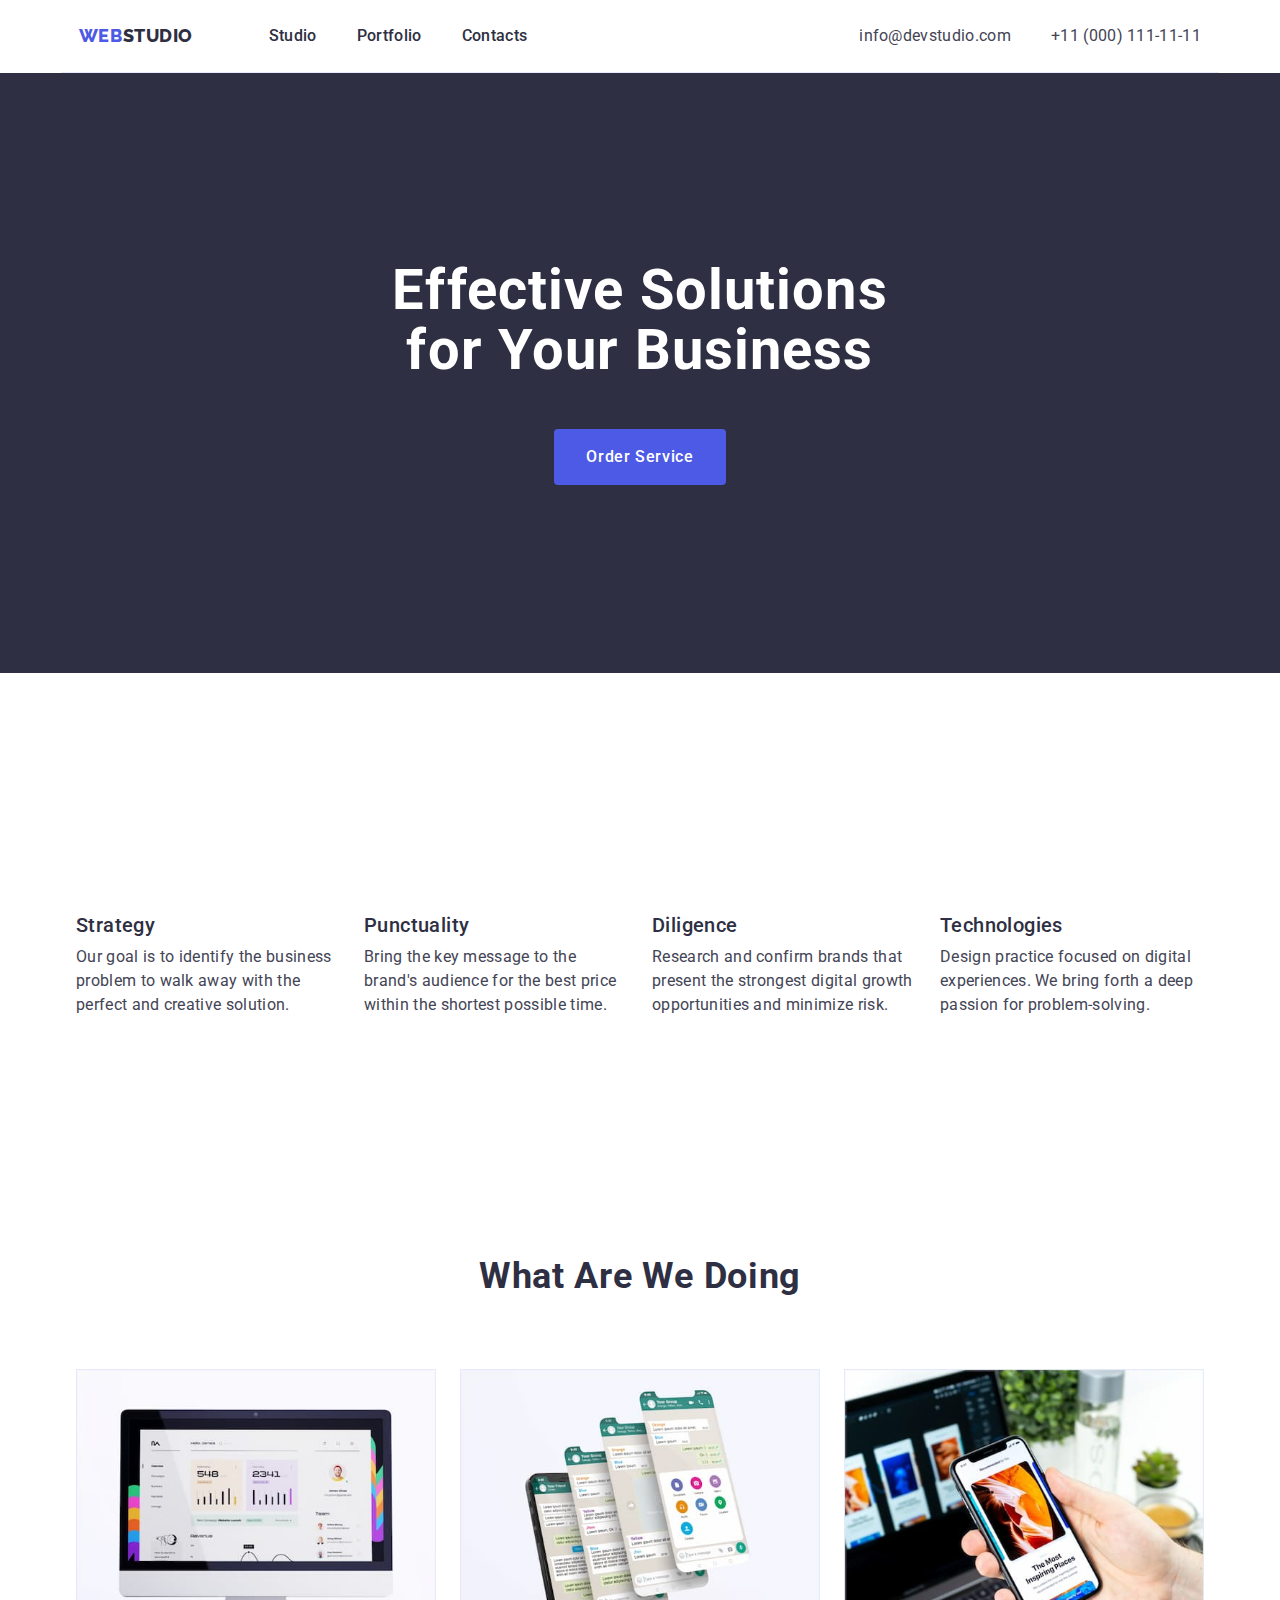
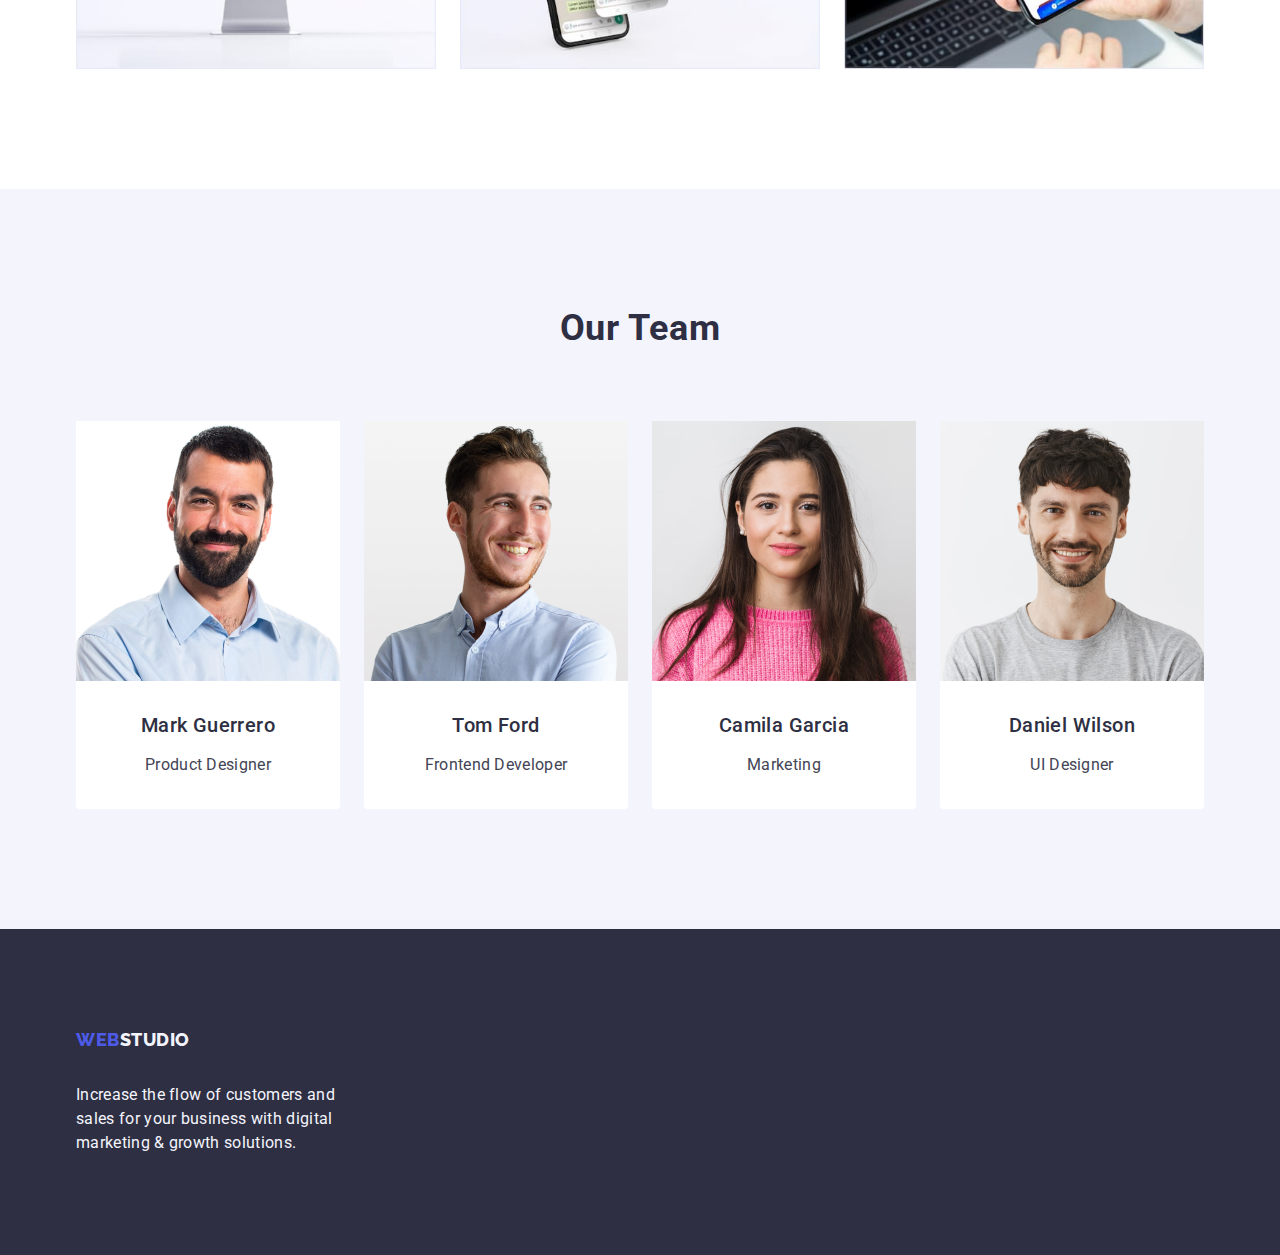
<file: index.html>
<!DOCTYPE html>
<html lang="en">
  <head>
    <meta charset="utf-8" />
    <meta
      name="description"
      content="Effective Solutions
for Your Business"
    />
    <link rel="preconnect" href="https://fonts.googleapis.com" />
    <link rel="preconnect" href="https://fonts.gstatic.com" crossorigin />
    <link
      href="https://fonts.googleapis.com/css2?family=Montserrat:wght@400;700&family=Raleway:wght@800&family=Roboto:wght@400;500;700;900&display=swap"
      rel="stylesheet"
    />
    <title>Solutions for Your Business</title>
    <link
      rel="stylesheet"
      href="https://cdnjs.cloudflare.com/ajax/libs/modern-normalize/2.0.0/modern-normalize.min.css"
    />
    <link rel="stylesheet" href="./css/styles.css" />
  </head>

  <body>
    <header class="header-main-page">
      <div class="container container-header">
        <nav class="navigation">
          <a
            href="./index.html"
            class="link-logo-header link"
            aria-label="Logotype and link to main page"
            >Web<span class="accent-studio-header">Studio</span></a
          >
          <ul class="list list-navigation">
            <li>
              <a
                href="./index.html"
                class="link-navigation link"
                aria-label="Link to main page"
                >Studio</a
              >
            </li>
            <li>
              <a
                href="./portfolio.html"
                class="link-navigation link"
                aria-label="Link to portfolio"
                >Portfolio</a
              >
            </li>
            <li>
              <a
                href=""
                class="link-navigation link"
                aria-label="Link to contacts"
                >Contacts</a
              >
            </li>
          </ul>
        </nav>
        <address class="contact-information">
          <ul class="list list-contacts">
            <li>
              <a
                href="mailto:info@devstudio.com"
                class="mail-link link-contacts link"
                aria-label="Our mail and link"
                >info@devstudio.com</a
              >
            </li>
            <li>
              <a
                href="tel:+110001111111"
                class="link-contacts link"
                aria-label="Our phone number and link"
                >+11 (000) 111-11-11</a
              >
            </li>
          </ul>
        </address>
      </div>
    </header>

    <main>
      <section class="main-header-section">
        <div class="container container-hero">
          <h1 class="main-header-text">
            Effective Solutions for Your Business
          </h1>
          <button type="button" class="order-service-button">
            Order Service
          </button>
        </div>
      </section>

      <section class="advantages">
        <div class="container container-advantages">
          <h2 class="visually-hidden">Advantages</h2>
          <ul class="list list-advantages">
            <li class="advantage-item">
              <h3 class="advantage-header">Strategy</h3>
              <p class="advantage-descr">
                Our goal is to identify the business problem to walk away with
                the perfect and creative solution.
              </p>
            </li>
            <li class="advantage-item">
              <h3 class="advantage-header">Punctuality</h3>
              <p class="advantage-descr">
                Bring the key message to the brand's audience for the best price
                within the shortest possible time.
              </p>
            </li>
            <li class="advantage-item">
              <h3 class="advantage-header">Diligence</h3>
              <p class="advantage-descr">
                Research and confirm brands that present the strongest digital
                growth opportunities and minimize risk.
              </p>
            </li>
            <li class="advantage-item">
              <h3 class="advantage-header">Technologies</h3>
              <p class="advantage-descr">
                Design practice focused on digital experiences. We bring forth a
                deep passion for problem-solving.
              </p>
            </li>
          </ul>
        </div>
      </section>

      <section class="competences">
        <div class="container">
          <h2 class="competences-header-text">What are we doing</h2>
          <ul class="list list-competences">
            <li class="competence-item">
              <img
                class="image"
                src="./images/1.jpg"
                alt="Computer shows profile statistics"
                width="360"
                height="300"
              />
            </li>
            <li class="competence-item">
              <img
                class="image"
                src="./images/2.jpg"
                alt="Smartphone shows a few chats"
                width="360"
                height="300"
              />
            </li>
            <li class="competence-item">
              <img
                class="image"
                src="./images/3.jpg"
                alt="Smartphone is synchronized with computer"
                width="360"
                height="300"
              />
            </li>
          </ul>
        </div>
      </section>

      <section class="team-members">
        <div class="container container-members">
          <h2 class="team-members-header">Our Team</h2>
          <ul class="list list-members">
            <li class="member-item">
              <img
                class="image"
                src="./images/Mark.jpg"
                alt="Photo of Product Designer"
                width="264"
                height="260"
              />
              <div class="member-info">
                <h3 class="member">Mark Guerrero</h3>
                <p class="member-position">Product Designer</p>
              </div>
            </li>
            <li class="member-item">
              <img
                class="image"
                src="./images/Tom.jpg"
                alt="Photo of Frontend Developer"
                width="264"
                height="260"
              />
              <div class="member-info">
                <h3 class="member">Tom Ford</h3>
                <p class="member-position">Frontend Developer</p>
              </div>
            </li>
            <li class="member-item">
              <img
                class="image"
                src="./images/Camila.jpg"
                alt="Photo of Marketer"
                width="264"
                height="260"
              />
              <div class="member-info">
                <h3 class="member">Camila Garcia</h3>
                <p class="member-position">Marketing</p>
              </div>
            </li>
            <li class="member-item">
              <img
                class="image"
                src="./images/Daniel.jpg"
                alt="Photo of UI Designer"
                width="264"
                height="260"
              />
              <div class="member-info">
                <h3 class="member">Daniel Wilson</h3>
                <p class="member-position">UI Designer</p>
              </div>
            </li>
          </ul>
        </div>
      </section>
    </main>

    <footer class="footer">
      <div class="container container-footer">
        <a
          href="./index.html"
          class="link-logo-footer link"
          aria-label="Logotype and link to main page"
          >Web<span class="accent-studio-footer">Studio</span></a
        >
        <p class="credo">
          Increase the flow of customers and sales for your business with
          digital marketing & growth solutions.
        </p>
      </div>
    </footer>
  </body>
</html>
</file>
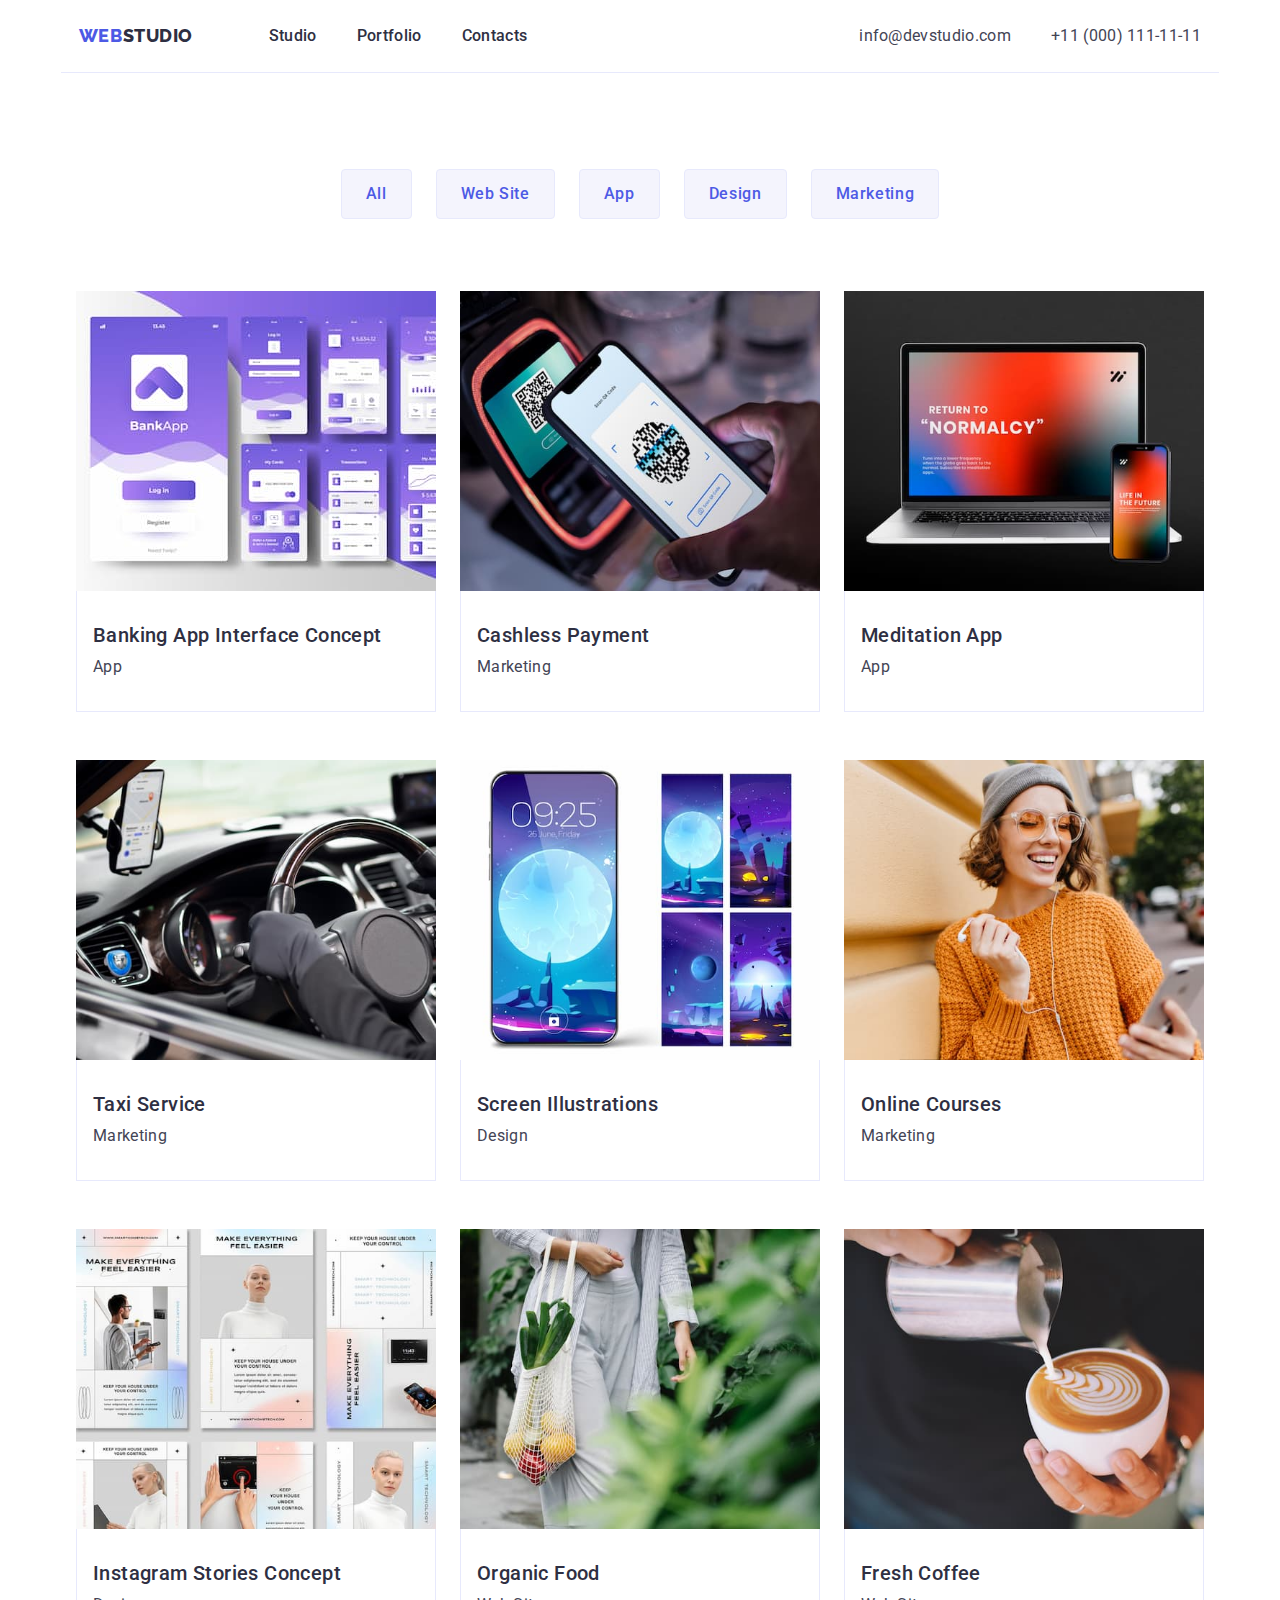
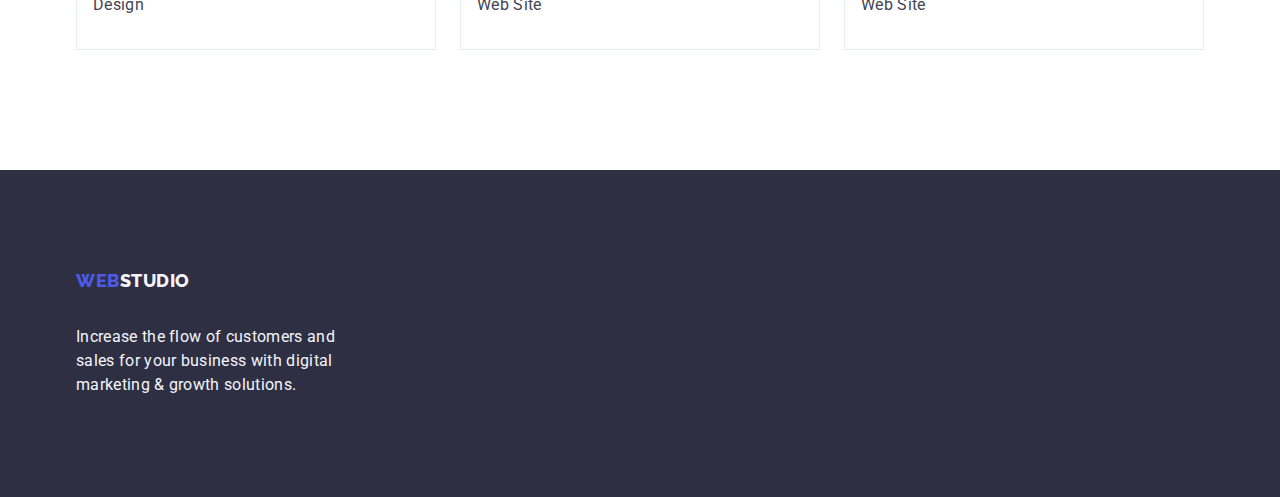
<file: portfolio.html>
<!DOCTYPE html>
<html lang="en">
  <head>
    <meta charset="utf-8" />
    <meta
      name="description"
      content="Effective Solutions
for Your Business"
    />
    <link rel="preconnect" href="https://fonts.googleapis.com" />
    <link rel="preconnect" href="https://fonts.gstatic.com" crossorigin />
    <link
      href="https://fonts.googleapis.com/css2?family=Montserrat:wght@400;700&family=Raleway:wght@800&family=Roboto:wght@400;500;700;900&display=swap"
      rel="stylesheet"
    />
    <title>Portfolio of the company</title>
    <link
      rel="stylesheet"
      href="https://cdnjs.cloudflare.com/ajax/libs/modern-normalize/2.0.0/modern-normalize.min.css"
    />
    <link rel="stylesheet" href="./css/styles.css" />
  </head>

  <body>
    <header class="header-main-page">
      <div class="container container-header">
        <nav class="navigation">
          <a
            href="./index.html"
            class="link-logo-header link"
            aria-label="Logotype and link to main page"
            >Web<span class="accent-studio-header">Studio</span></a
          >
          <ul class="list list-navigation">
            <li>
              <a
                href="./index.html"
                class="link-navigation link"
                aria-label="Link to main page"
                >Studio</a
              >
            </li>
            <li>
              <a
                href="./portfolio.html"
                class="link-navigation link"
                aria-label="Link to portfolio"
                >Portfolio</a
              >
            </li>
            <li>
              <a
                href=""
                class="link-navigation link"
                aria-label="Link to contacts"
                >Contacts</a
              >
            </li>
          </ul>
        </nav>
        <address class="contact-information">
          <ul class="list list-contacts">
            <li>
              <a
                href="mailto:info@devstudio.com"
                class="mail-link link-contacts link"
                aria-label="Our mail and link"
                >info@devstudio.com</a
              >
            </li>
            <li>
              <a
                href="tel:+110001111111"
                class="link-contacts link"
                aria-label="Our phone number and link"
                >+11 (000) 111-11-11</a
              >
            </li>
          </ul>
        </address>
      </div>
    </header>

    <main class="main-of-portfolio">
      <section class="portfolio-section">
        <div class="container">
          <h1 class="visually-hidden">Portfolio Cases</h1>
          <ul class="portfolio-buttons-list list">
            <li>
              <button type="button" class="portfolio-button">All</button>
            </li>
            <li class="portfolio-button-website">
              <button type="button" class="portfolio-button">Web Site</button>
            </li>
            <li>
              <button type="button" class="portfolio-button">App</button>
            </li>
            <li>
              <button type="button" class="portfolio-button">Design</button>
            </li>
            <li>
              <button type="button" class="portfolio-button">Marketing</button>
            </li>
          </ul>

          <ul class="list list-cases">
            <li class="case-item">
              <a href="" class="link" aria-label="Link to banking app case"
                ><img
                  class="image"
                  src="./images/banking.jpg"
                  alt="App for bank"
                  width="360"
                  height="300"
                />
                <div class="case-text">
                  <h2 class="portfolio-case">Banking App Interface Concept</h2>
                  <p class="portfolio-case-descr">App</p>
                </div></a
              >
            </li>
            <li class="case-item">
              <a href="" class="link" aria-label="Link to cashless payment case"
                ><img
                  class="image"
                  src="./images/iphone-scan.jpg"
                  alt="Pay via phone"
                  width="360"
                  height="300"
                />
                <div class="case-text">
                  <h2 class="portfolio-case">Cashless Payment</h2>
                  <p class="portfolio-case-descr">Marketing</p>
                </div></a
              >
            </li>
            <li class="case-item">
              <a href="" class="link" aria-label="Link to meditation app case"
                ><img
                  class="image"
                  src="./images/laptop.jpg"
                  alt="App for meditation"
                  width="360"
                  height="300"
                />
                <div class="case-text">
                  <h2 class="portfolio-case">Meditation App</h2>
                  <p class="portfolio-case-descr">App</p>
                </div></a
              >
            </li>
            <li class="case-item">
              <a href="" class="link" aria-label="Link to taxi service case"
                ><img
                  class="image"
                  src="./images/taxi-drive.jpg"
                  alt="Taxi car"
                  width="360"
                  height="300"
                />
                <div class="case-text">
                  <h2 class="portfolio-case">Taxi Service</h2>
                  <p class="portfolio-case-descr">Marketing</p>
                </div></a
              >
            </li>
            <li class="case-item">
              <a
                href=""
                class="link"
                aria-label="Link to screen illustrations case"
                ><img
                  class="image"
                  src="./images/iphone-parts.jpg"
                  alt="Illustration for home screen"
                  width="360"
                  height="300"
                />
                <div class="case-text">
                  <h2 class="portfolio-case">Screen Illustrations</h2>
                  <p class="portfolio-case-descr">Design</p>
                </div></a
              >
            </li>
            <li class="case-item">
              <a href="" class="link" aria-label="Link to online courses case"
                ><img
                  class="image"
                  src="./images/courses.jpg"
                  alt="Girl is learning something"
                  width="360"
                  height="300"
                />
                <div class="case-text">
                  <h2 class="portfolio-case">Online Courses</h2>
                  <p class="portfolio-case-descr">Marketing</p>
                </div></a
              >
            </li>
            <li class="case-item">
              <a href="" class="link" aria-label="Link to instagram case"
                ><img
                  class="image"
                  src="./images/instagram.jpg"
                  alt="Concepts for social networks"
                  width="360"
                  height="300"
                />
                <div class="case-text">
                  <h2 class="portfolio-case">Instagram Stories Concept</h2>
                  <p class="portfolio-case-descr">Design</p>
                </div></a
              >
            </li>
            <li class="case-item">
              <a href="" class="link" aria-label="Link to organic food case"
                ><img
                  class="image"
                  src="./images/organic-food.jpg"
                  alt="Organic food in basket"
                  width="360"
                  height="300"
                />
                <div class="case-text">
                  <h2 class="portfolio-case">Organic Food</h2>
                  <p class="portfolio-case-descr">Web Site</p>
                </div></a
              >
            </li>
            <li class="case-item">
              <a href="" class="link" aria-label="Link to coffee case"
                ><img
                  class="image"
                  src="./images/coffee.jpg"
                  alt="Cup of coffee"
                  width="360"
                  height="300"
                />
                <div class="case-text">
                  <h2 class="portfolio-case">Fresh Coffee</h2>
                  <p class="portfolio-case-descr">Web Site</p>
                </div></a
              >
            </li>
          </ul>
        </div>
      </section>
    </main>

    <footer class="footer">
      <div class="container container-footer">
        <a href="./index.html" class="link-logo-footer link"
          >Web<span class="accent-studio-footer">Studio</span></a
        >
        <p class="credo">
          Increase the flow of customers and sales for your business with
          digital marketing & growth solutions.
        </p>
      </div>
    </footer>
  </body>
</html>
</file>
<file: css/styles.css>
h1,
h2,
h3,
h4,
h5,
h6,
p {
  margin-top: 0;
  margin-bottom: 0;
}

ul,
ol {
  margin-top: 0;
  margin-bottom: 0;
  padding-left: 0;
}

/* Images */

.image {
  display: block;
}

.full-size-page {
  max-width: 1440px;
  display: flex;
  justify-content: center;
  margin-left: auto;
  margin-right: auto;
}

.container-header {
  display: flex;
  justify-content: center;
}

.container {
  width: 1158px;
  margin: 0 auto;
  padding: 0 15px;
}

.navigation {
  display: flex;
  align-items: center;
}

main {
  flex-grow: 1;
}

/* Hidden Headers  */

.visually-hidden {
  position: absolute;
  width: 1px;
  height: 1px;
  margin: -1px;
  border: 0;
  padding: 0;
  white-space: nowrap;
  clip-path: inset(100%);
  clip: rect(0 0 0 0);
  overflow: hidden;
}

/* CSS Custom Properties  */

/* Colors */

:root {
  --iris-color: #4d5ae5;
  --navyblue-color: #2e2f42;
  --slate-color: #434455;
  --white-color: #fff;
  --ocean-hover-focus: #404bbf;
  --cloud-color: #f4f4fd;
  --cornflower: #e7e9fc;
}

/* Header of main page and portfolio  */

.header-main-page {
  background-color: var(--white-color);
  display: flex;
  align-items: center;
  flex-shrink: 0;
  width: 1158px;
  margin: 0 auto;
  padding: 24px 0px;
  border-bottom: 1px solid var(--cornflower);
}

/* Navigation */

.link-logo-header {
  color: var(--iris-color);
  text-decoration: none;
  font-family: Raleway, sans-serif;
  font-size: 18px;
  font-style: normal;
  font-weight: 800;
  line-height: 1.17; /* 116.667% */
  letter-spacing: 0.03em;
  text-transform: uppercase;
  flex-shrink: 0;
  margin-right: 76px;
  /* outline: 2px solid tomato; */
}

.accent-studio-header {
  color: var(--navyblue-color);
  font-family: Raleway;
  font-size: 18px;
  font-style: normal;
  font-weight: 800;
  line-height: 1.17; /* 116.667% */
  letter-spacing: 0.03em;
  text-transform: uppercase;
}

.list {
  list-style-type: none;
}

.link {
  text-decoration: none;
}

.link:hover {
  color: var(--ocean-hover-focus);
}

.link:focus {
  color: var(--ocean-hover-focus);
}

.list-navigation {
  display: flex;
  align-items: center;
  gap: 40px;
  /* outline: 3px solid tomato; */
}

.link-navigation {
  color: var(--navyblue-color);
  text-decoration: none;
  /* Body Medium */
  font-family: Roboto;
  font-size: 16px;
  font-style: normal;
  font-weight: 500;
  line-height: 1.5; /* 150% */
  letter-spacing: 0.02em;
  padding: 24px 0;
}

.link-navigation:hover {
  color: var(--ocean-hover-focus);
  text-decoration: none;
  /* Body Medium */
  font-family: Roboto;
  font-size: 16px;
  font-style: normal;
  font-weight: 500;
  line-height: 1.5; /* 150% */
  letter-spacing: 0.02em;
}

.link-navigation:focus {
  color: var(--ocean-hover-focus);

  /* Body Medium */
  font-family: Roboto;
  font-size: 16px;
  font-style: normal;
  font-weight: 500;
  line-height: 1.5; /* 150% */
  letter-spacing: 0.02em;
}

/* Contact information */

.contact-information {
  font-style: normal;
}

.link-contacts {
  text-decoration: none;
  color: var(--slate-color);
  font-family: Roboto;
  font-size: 16px;
  font-style: normal;
  font-weight: 400;
  line-height: 1.5;
  letter-spacing: 0.02em;
  /* outline: 2px solid tomato; */
}

.link-contacts:hover {
  color: var(--ocean-hover-focus);
}

.link-contacts:focus {
  color: var(--ocean-hover-focus);
}

.list-contacts {
  display: flex;
  margin-left: 332px;
  gap: 40px;
}

/* Body of main page  */

body {
  font-family: "Roboto", sans-serif;
  color: var(--slate-color);
  background-color: var(--white-color);
}

.main-header-section {
  background-color: var(--navyblue-color);
  width: 100%;
  flex-shrink: 0;
  margin-left: auto;
  margin-right: auto;
  padding: 188px 0;
  max-width: 1440px;
  display: flex;
  justify-content: center;
}

.container-hero {
  display: flex;
  flex-shrink: 0;
  flex-direction: column;
  align-items: center;
  gap: 48px;
}

.main-header-text {
  color: var(--white-color);
  max-width: 496px;
  text-align: center;

  /* Header 1 */
  font-family: Roboto;
  font-size: 56px;
  font-style: normal;
  font-weight: 700;
  line-height: 1.07; /* 107.143% */
  letter-spacing: 0.02em;
}

.order-service-button {
  background-color: var(--iris-color);
  color: var(--white-color);
  cursor: pointer;
  /* Button Text */
  font-family: "Roboto", sans-serif;
  font-size: 16px;
  font-style: normal;
  font-weight: 500;
  line-height: 1.5; /* 150% */
  letter-spacing: 0.04em;
  padding: 16px 32px;
  border-radius: 4px;
  min-width: 169px;
  height: 56px;
  border: none;
}

.order-service-button:hover {
  background-color: var(--ocean-hover-focus);
}

.order-service-button:focus {
  background-color: var(--ocean-hover-focus);
}

/* Advantages and Competences  */

.advantages .competences {
  background-color: var(--white-color);
}

.advantages {
  padding: 120px 0;
}

.advantage-item {
  width: calc((100% - 72px) / 4);
}

/* Advantages */

.advantage-header {
  color: var(--navyblue-color);

  /* Header 3 */
  font-family: Roboto;
  font-size: 20px;
  font-style: normal;
  font-weight: 500;
  line-height: 1.2; /* 120% */
  letter-spacing: 0.02em;
  margin-bottom: 8px;
}

.advantage-descr {
  color: var(--slate-color);

  /* Body */
  font-family: Roboto;
  font-size: 16px;
  line-height: 1.5; /* 150% */
  letter-spacing: 0.02em;
  margin-top: 8px;
}

.list-advantages {
  display: flex;
  margin: 120px 0;
  gap: 24px;
  justify-content: center;
}

/* Competences */

.competences {
  padding-bottom: 120px;
}

.competences-header-text {
  color: var(--navyblue-color);
  text-align: center;

  /* Header 2 */
  font-family: Roboto;
  font-size: 36px;
  font-style: normal;
  font-weight: 700;
  line-height: 1.11; /* 111.111% */
  letter-spacing: 0.02em;
  text-transform: capitalize;
  margin-bottom: 72px;
}

.list-competences {
  display: flex;
  justify-content: center;
  gap: 24px;
}

.competence-item {
  width: calc((100% - 48px) / 3);
}

/* Our Team  */

.team-members {
  background-color: var(--cloud-color);
  padding: 120px 0;
}

.team-members-header {
  color: var(--navyblue-color);
  text-align: center;

  /* Header 2 */
  font-family: Roboto;
  font-size: 36px;
  font-style: normal;
  font-weight: 700;
  line-height: 1.11; /* 111.111% */
  letter-spacing: 0.02em;
  text-transform: capitalize;
  margin-bottom: 72px;
}

.member-item {
  background-color: var(--white-color);
  border-radius: 0px 0px 4px 4px;
  width: calc((100% - 72px) / 4);
}

.member {
  color: var(--navyblue-color);
  text-align: center;

  /* Header 3 */
  font-family: Roboto;
  font-size: 20px;
  font-style: normal;
  font-weight: 500;
  line-height: 1.2; /* 120% */
  letter-spacing: 0.02em;
}

.member-position {
  color: var(--slate-color);
  text-align: center;

  /* Body */
  font-family: Roboto;
  font-size: 16px;
  font-style: normal;
  font-weight: 400;
  line-height: 1.5; /* 150% */
  letter-spacing: 0.02em;
}

.list-members {
  display: flex;
  justify-content: center;
  gap: 24px;
}

.member-info {
  display: flex;
  flex-direction: column;
  justify-content: center;
  align-items: center;
  gap: 8px;
  padding: 32px 0;
}

.member {
  margin-bottom: 8px;
}

/* Body of portfolio  */

.main-of-portfolio {
  background-color: var(--white-color);
}

/* Buttons of portfolio  */

.portfolio-section {
  padding-top: 96px;
  padding-bottom: 120px;
}

.container-portfolio-buttons {
  padding-top: 96px;
  padding-bottom: 72px;
  /* outline: 2px solid tomato; */
  display: flex;
  justify-content: center;
}

.portfolio-buttons-list {
  list-style-type: none;
  display: flex;
  justify-content: center;
  gap: 24px;
  margin-bottom: 72px;
  min-width: 586px;
  /* outline: 2px solid tomato; */
}

.portfolio-button {
  color: var(--iris-color);
  background-color: var(--cloud-color);
  cursor: pointer;
  /* Button Text */
  font-family: "Roboto", sans-serif;
  font-size: 16px;
  font-style: normal;
  font-weight: 500;
  line-height: 1.5; /* 150% */
  letter-spacing: 0.04em;
  padding: 12px 24px;
  border-radius: 4px;
  border: 1px solid var(--cornflower);
  /* outline: 2px solid tomato; */
}

.portfolio-button:hover {
  color: var(--white-color);
  background-color: var(--ocean-hover-focus);
  border: 1px solid transparent;
}

.portfolio-button:focus {
  color: var(--white-color);
  background-color: var(--ocean-hover-focus);
  border: 1px solid transparent;
}

/* Portfolio cases  */

.list-cases {
  display: flex;
  flex-wrap: wrap;
  column-gap: 24px;
  row-gap: 48px;
}

.case-item {
  width: calc((100% - 48px) / 3);
}

.case-text {
  display: flex;
  padding: 32px 16px 32px 16px;
  flex-direction: column;
  justify-content: center;
  align-items: flex-start;
  align-self: stretch;
  border-right: 1px solid var(--cornflower);
  border-bottom: 1px solid var(--cornflower);
  border-left: 1px solid var(--cornflower);
}

.portfolio-case {
  color: var(--navyblue-color);

  /* Header 3 */
  font-family: Roboto;
  font-size: 20px;
  font-style: normal;
  font-weight: 500;
  line-height: 1.2; /* 120% */
  letter-spacing: 0.02em;
  margin-bottom: 8px;
}

.portfolio-case-descr {
  color: var(--slate-color);

  /* Body */
  font-family: Roboto;
  font-size: 16px;
  line-height: 1.5; /* 150% */
  letter-spacing: 0.02em;
}

/* Footer of the main page and portfolio */

.footer {
  background-color: var(--navyblue-color);
  display: flex;
  margin-left: auto;
  margin-right: auto;
  align-items: center;
  flex-direction: column;
  padding: 100px 0;
}

.link-logo-footer {
  color: var(--iris-color);
  text-decoration: none;
  font-family: Raleway, sans-serif;
  font-size: 18px;
  font-style: normal;
  font-weight: 800;
  line-height: 1.17; /* 116.667% */
  letter-spacing: 0.03em;
  text-transform: uppercase;
  display: inline-block;
  margin-bottom: 16px;
  flex-shrink: 0;
}

.accent-studio-footer {
  color: var(--cloud-color);
  font-family: "Raleway", sans-serif;
  font-size: 18px;
  font-style: normal;
  font-weight: 800;
  line-height: 1.17; /* 116.667% */
  letter-spacing: 0.03em;
  text-transform: uppercase;
}

.credo {
  color: var(--cloud-color);
  font-family: Roboto;
  font-size: 16px;
  line-height: 1.5; /* 150% */
  letter-spacing: 0.02em;
  width: 264px;
  margin-top: 17.5px;
  /* outline: 2px solid tomato; */
}
</file>
